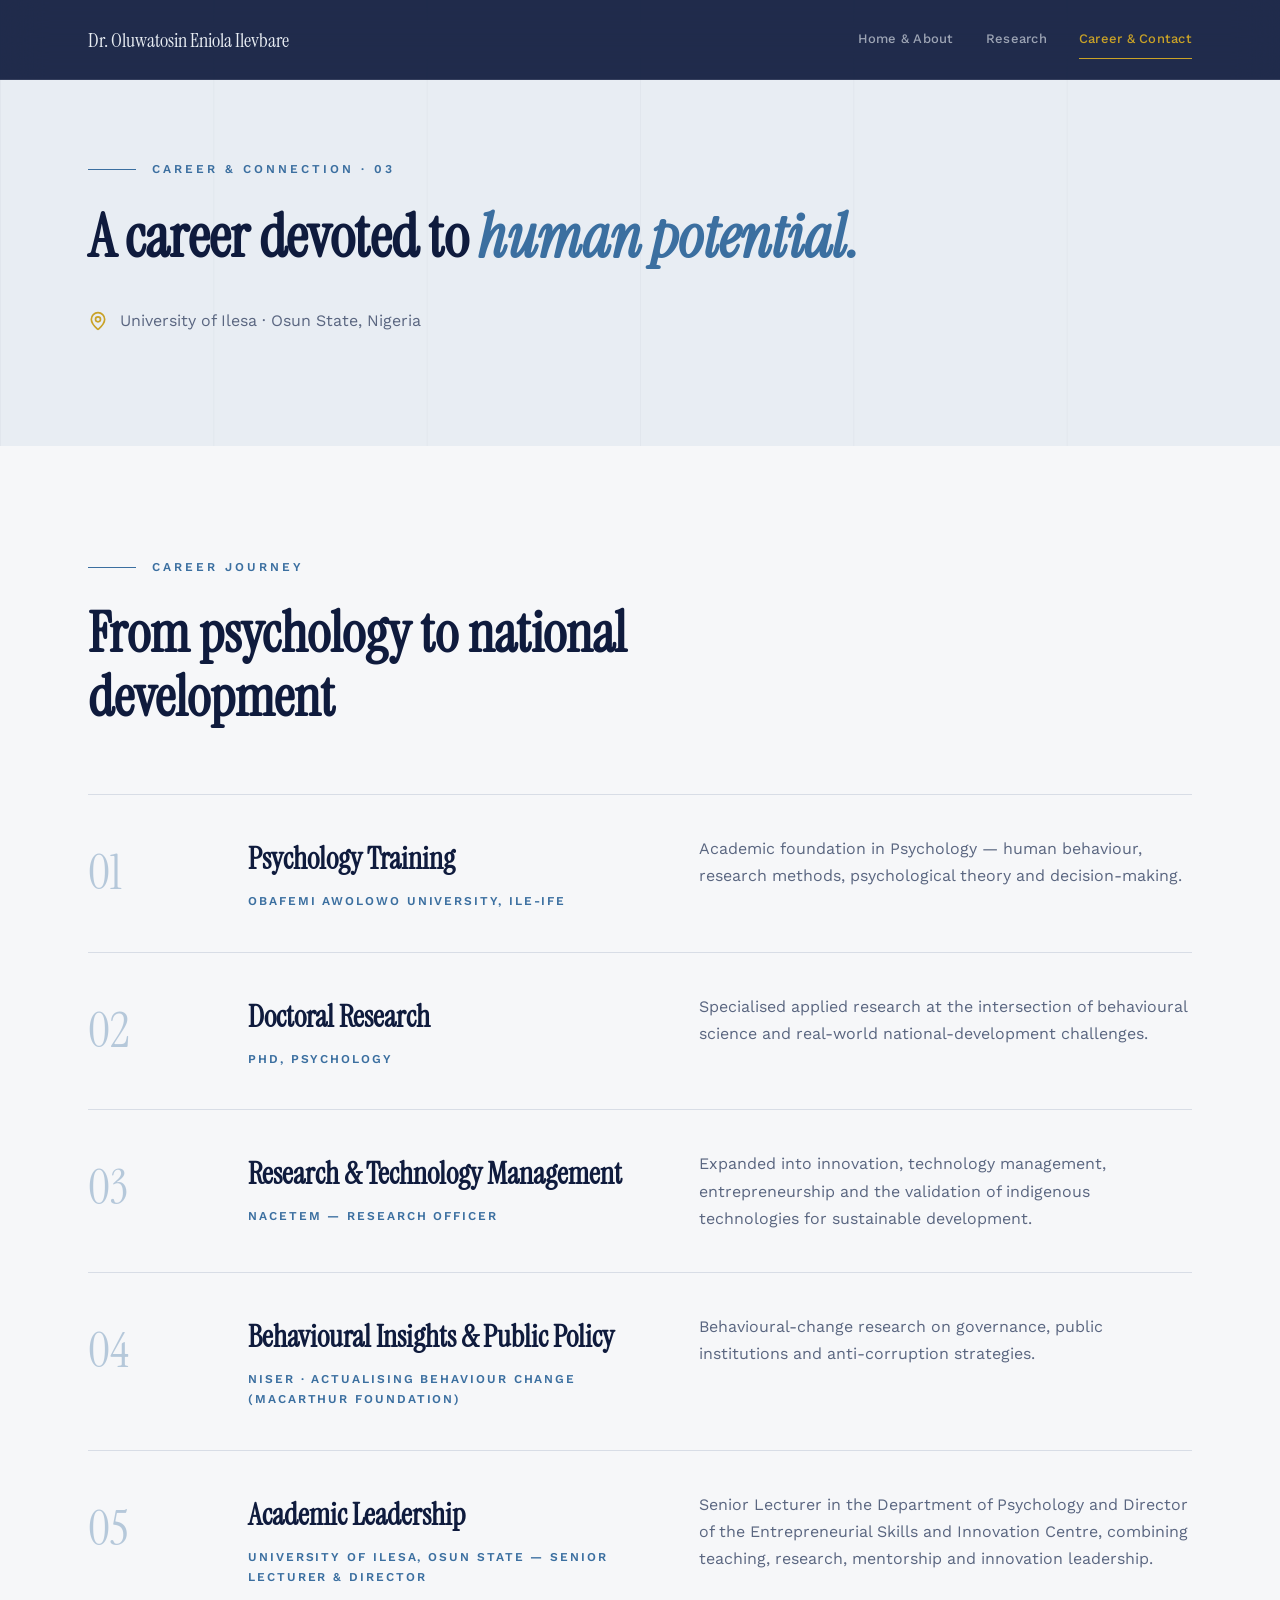
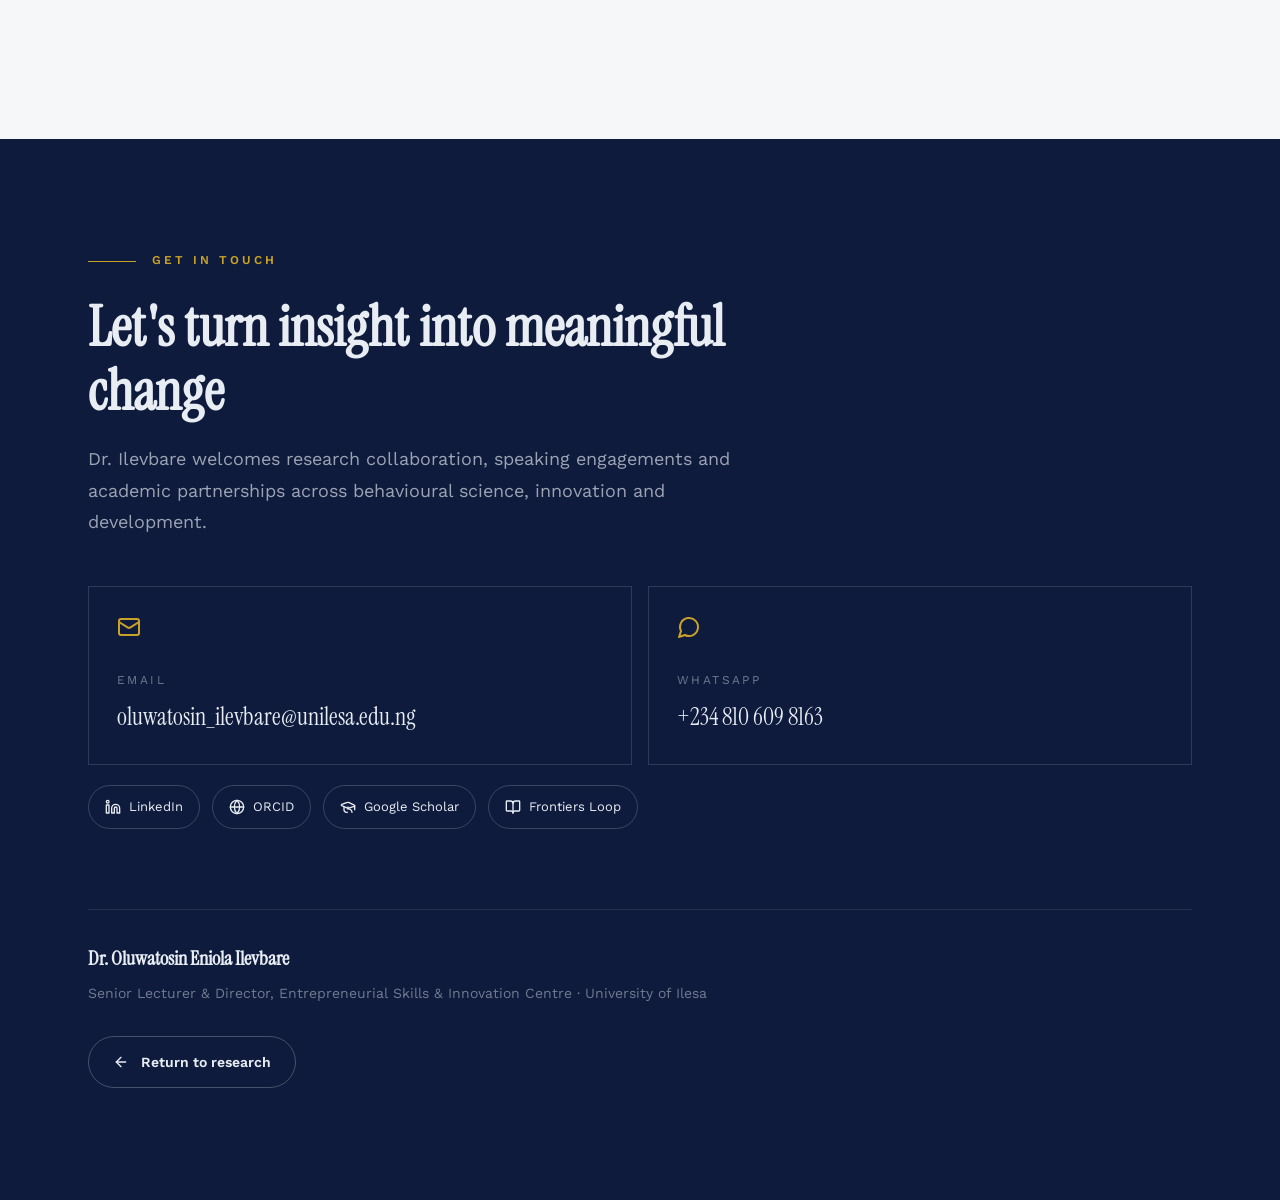
<file: career.html>
<!DOCTYPE html>
<html lang="en">
<head>
  <meta charset="UTF-8" />
  <meta name="viewport" content="width=device-width, initial-scale=1.0" />
  <title>Career & Contact — Dr. Oluwatosin Eniola Ilevbare</title>
  <meta name="description" content="Discover Dr. Oluwatosin Eniola Ilevbare's academic and research career, and connect for research, speaking and academic collaboration." />
  <meta property="og:title" content="Career & Contact — Dr. Oluwatosin Eniola Ilevbare" />
  <meta property="og:description" content="Academic leadership, research experience and contact details for Dr. Oluwatosin Eniola Ilevbare." />
  <meta property="og:type" content="website" />
  <meta name="twitter:card" content="summary_large_image" />
  <link rel="icon" href="/favicon.ico" />
  <link rel="preconnect" href="https://fonts.googleapis.com" />
  <link rel="preconnect" href="https://fonts.gstatic.com" crossorigin />
  <link href="https://fonts.googleapis.com/css2?family=Instrument+Serif:ital@0;1&family=Work+Sans:ital,wght@0,300..700;1,400&display=swap" rel="stylesheet" />
  <link rel="stylesheet" href="styles.css" />
</head>
<body>
  <div class="scroll-progress"><div class="scroll-progress-bar" id="scroll-progress-bar"></div></div>
  <div class="page-curtain" aria-hidden="true"><span>OSI</span></div>

  <header class="site-header">
    <div class="header-inner">
      <a href="index.html" class="logo">Dr. Oluwatosin Eniola Ilevbare</a>
      <nav class="desktop-nav">
        <a href="index.html" class="nav-link">Home & About</a>
        <a href="research.html" class="nav-link">Research</a>
        <a href="career.html" class="nav-link active">Career & Contact</a>
      </nav>
      <button type="button" class="menu-toggle" id="menu-open" aria-label="Open menu">
        <svg xmlns="http://www.w3.org/2000/svg" width="20" height="20" viewBox="0 0 24 24" fill="none" stroke="currentColor" stroke-width="2" stroke-linecap="round" stroke-linejoin="round"><path d="M4 5h16"/><path d="M4 12h16"/><path d="M4 19h16"/></svg>
      </button>
    </div>
  </header>

  <div class="mobile-nav" id="mobile-nav">
    <button type="button" class="mobile-close" id="menu-close" aria-label="Close menu">
      <svg xmlns="http://www.w3.org/2000/svg" width="20" height="20" viewBox="0 0 24 24" fill="none" stroke="currentColor" stroke-width="2" stroke-linecap="round" stroke-linejoin="round"><path d="M18 6 6 18"/><path d="m6 6 12 12"/></svg>
    </button>
    <a href="index.html">Home & About</a>
    <a href="research.html">Research</a>
    <a href="career.html">Career & Contact</a>
  </div>

  <main>
    <!-- Hero -->
    <section class="section section-light" style="padding-top: 10rem; position: relative; overflow: hidden;">
      <div class="editorial-grid-dark" style="position: absolute; inset: 0;"></div>
      <div class="container" style="position: relative;">
        <p class="section-eyebrow reveal-stage" data-reveal style="margin-bottom: 1.5rem;"><span class="line"></span><span>Career & connection · 03</span></p>
        <h1 class="section-title reveal-stage" data-reveal style="transition-delay: 100ms; max-width: 64rem; font-size: 3.75rem;">A career devoted to <em class="text-steel">human potential.</em></h1>
        <div class="reveal-stage" data-reveal style="transition-delay: 200ms; margin-top: 2.25rem; display: flex; align-items: center; gap: 0.75rem; color: var(--muted-foreground);">
          <svg xmlns="http://www.w3.org/2000/svg" width="20" height="20" viewBox="0 0 24 24" fill="none" stroke="currentColor" stroke-width="2" stroke-linecap="round" stroke-linejoin="round" class="text-gold"><path d="M20 10c0 4.993-5.539 10.193-7.399 11.799a1 1 0 0 1-1.202 0C9.539 20.193 4 14.993 4 10a8 8 0 0 1 16 0"/><circle cx="12" cy="10" r="3"/></svg>
          University of Ilesa · Osun State, Nigeria
        </div>
      </div>
    </section>

    <!-- Career Timeline -->
    <section class="section">
      <div class="container">
        <div class="section-intro reveal-stage" data-reveal>
          <div class="section-eyebrow"><span class="line"></span><span>Career journey</span></div>
          <h2 class="section-title">From psychology to national development</h2>
        </div>
        <div class="career-list" id="career-list"></div>
      </div>
    </section>

    <!-- Contact -->
    <section class="section section-dark hero-texture" style="position: relative;">
      <div class="container" style="position: relative;">
        <div class="section-intro reveal-stage" data-reveal>
          <div class="section-eyebrow light"><span class="line"></span><span>Get in touch</span></div>
          <h2 class="section-title light">Let's turn insight into meaningful change</h2>
          <p class="section-copy light">Dr. Ilevbare welcomes research collaboration, speaking engagements and academic partnerships across behavioural science, innovation and development.</p>
        </div>
        <div class="reveal-stage" data-reveal style="transition-delay: 150ms;">
          <div class="contact-grid">
            <a href="mailto:psytosin@yahoo.com" class="contact-panel">
              <div>
                <svg xmlns="http://www.w3.org/2000/svg" width="24" height="24" viewBox="0 0 24 24" fill="none" stroke="currentColor" stroke-width="2" stroke-linecap="round" stroke-linejoin="round" class="icon"><rect width="20" height="16" x="2" y="4" rx="2"/><path d="m22 7-8.97 5.7a1.94 1.94 0 0 1-2.06 0L2 7"/></svg>
                <p class="label">Email</p>
                <p class="value">oluwatosin_ilevbare@unilesa.edu.ng</p>
              </div>
            </a>
            <a href="https://wa.me/2348106098163" target="_blank" rel="noopener noreferrer" class="contact-panel">
              <div>
                <svg xmlns="http://www.w3.org/2000/svg" width="24" height="24" viewBox="0 0 24 24" fill="none" stroke="currentColor" stroke-width="2" stroke-linecap="round" stroke-linejoin="round" class="icon"><path d="M7.9 20A9 9 0 1 0 4 16.1L2 22Z"/></svg>
                <p class="label">WhatsApp</p>
                <p class="value">+234 810 609 8163</p>
              </div>
            </a>
          </div>
          <div class="social-links">
            <a href="https://www.linkedin.com/in/oluwatosin-sanusi-ilevbare-phd-0399266b" target="_blank" rel="noopener noreferrer" class="social-link">
              <svg xmlns="http://www.w3.org/2000/svg" width="16" height="16" viewBox="0 0 24 24" fill="none" stroke="currentColor" stroke-width="2" stroke-linecap="round" stroke-linejoin="round" class="icon"><path d="M16 8a6 6 0 0 1 6 6v7h-4v-7a2 2 0 0 0-2-2 2 2 0 0 0-2 2v7h-4v-7a6 6 0 0 1 6-6z"/><rect width="4" height="12" x="2" y="9"/><circle cx="4" cy="4" r="2"/></svg>
              LinkedIn
            </a>
            <a href="https://orcid.org/0000-0001-6263-6758" target="_blank" rel="noopener noreferrer" class="social-link">
              <svg xmlns="http://www.w3.org/2000/svg" width="16" height="16" viewBox="0 0 24 24" fill="none" stroke="currentColor" stroke-width="2" stroke-linecap="round" stroke-linejoin="round" class="icon"><circle cx="12" cy="12" r="10"/><path d="M12 2a14.5 14.5 0 0 0 0 20 14.5 14.5 0 0 0 0-20"/><path d="M2 12h20"/></svg>
              ORCID
            </a>
            <a href="https://scholar.google.com/citations?hl=en&user=z0G70csAAAAJ" target="_blank" rel="noopener noreferrer" class="social-link">
              <svg xmlns="http://www.w3.org/2000/svg" width="16" height="16" viewBox="0 0 24 24" fill="none" stroke="currentColor" stroke-width="2" stroke-linecap="round" stroke-linejoin="round" class="icon"><path d="M21.42 10.922a1 1 0 0 0-.019-1.838L12.83 5.18a2 2 0 0 0-1.66 0L2.6 8.08a1 1 0 0 0 0 1.832l8.57 3.908a2 2 0 0 0 1.66 0z"/><path d="M22 10v6"/><path d="M6 12.5V16c0 .8.2 1.6.6 2.2 1 1.5 2.8 2.2 4.4 1.7"/><path d="M17.992 19.918A4.999 4.999 0 0 0 12 15v-3"/></svg>
              Google Scholar
            </a>
            <a href="https://loop.frontiersin.org/people/2533698/publications" target="_blank" rel="noopener noreferrer" class="social-link">
              <svg xmlns="http://www.w3.org/2000/svg" width="16" height="16" viewBox="0 0 24 24" fill="none" stroke="currentColor" stroke-width="2" stroke-linecap="round" stroke-linejoin="round" class="icon"><path d="M12 7v14"/><path d="M3 18a1 1 0 0 1-1-1V4a1 1 0 0 1 1-1h5a4 4 0 0 1 4 4 4 4 0 0 1 4-4h5a1 1 0 0 1 1 1v13a1 1 0 0 1-1 1h-6a3 3 0 0 0-3 3 3 3 0 0 0-3-3z"/></svg>
              Frontiers Loop
            </a>
          </div>
          <div class="contact-footer reveal-stage" data-reveal style="transition-delay: 250ms;">
            <h4>Dr. Oluwatosin Eniola Ilevbare</h4>
            <p>Senior Lecturer & Director, Entrepreneurial Skills & Innovation Centre · University of Ilesa</p>
            <a href="research.html" class="btn btn-ghost" style="margin-top: 2rem; padding-left: 1.5rem; padding-right: 1.5rem;"><svg xmlns="http://www.w3.org/2000/svg" width="16" height="16" viewBox="0 0 24 24" fill="none" stroke="currentColor" stroke-width="2" stroke-linecap="round" stroke-linejoin="round"><path d="m12 19-7-7 7-7"/><path d="M19 12H5"/></svg> Return to research</a>
          </div>
        </div>
      </div>
    </section>
  </main>

  <button type="button" class="back-to-top" id="back-to-top" aria-label="Back to top">
    <svg xmlns="http://www.w3.org/2000/svg" width="20" height="20" viewBox="0 0 24 24" fill="none" stroke="currentColor" stroke-width="2" stroke-linecap="round" stroke-linejoin="round"><path d="m18 15-6-6-6 6"/></svg>
  </button>

  <script src="script.js"></script>
</body>
</html>
</file>
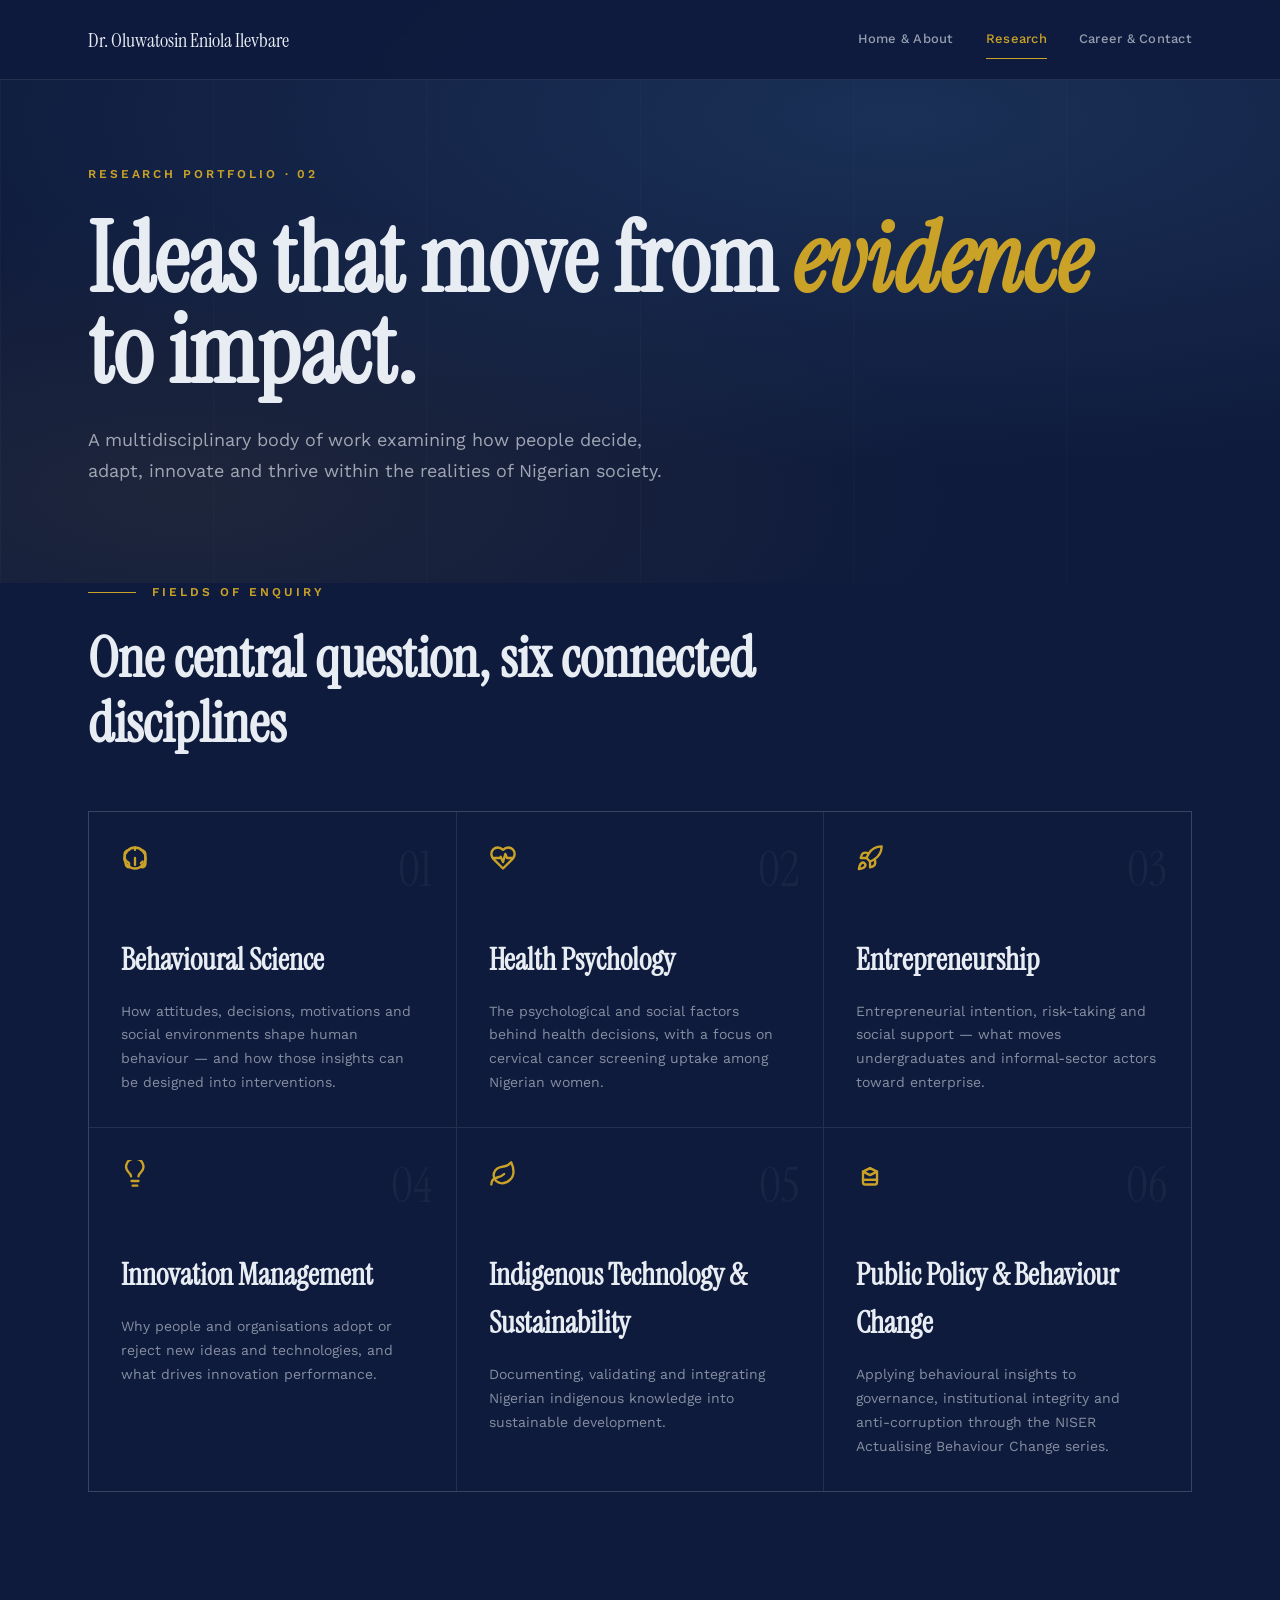
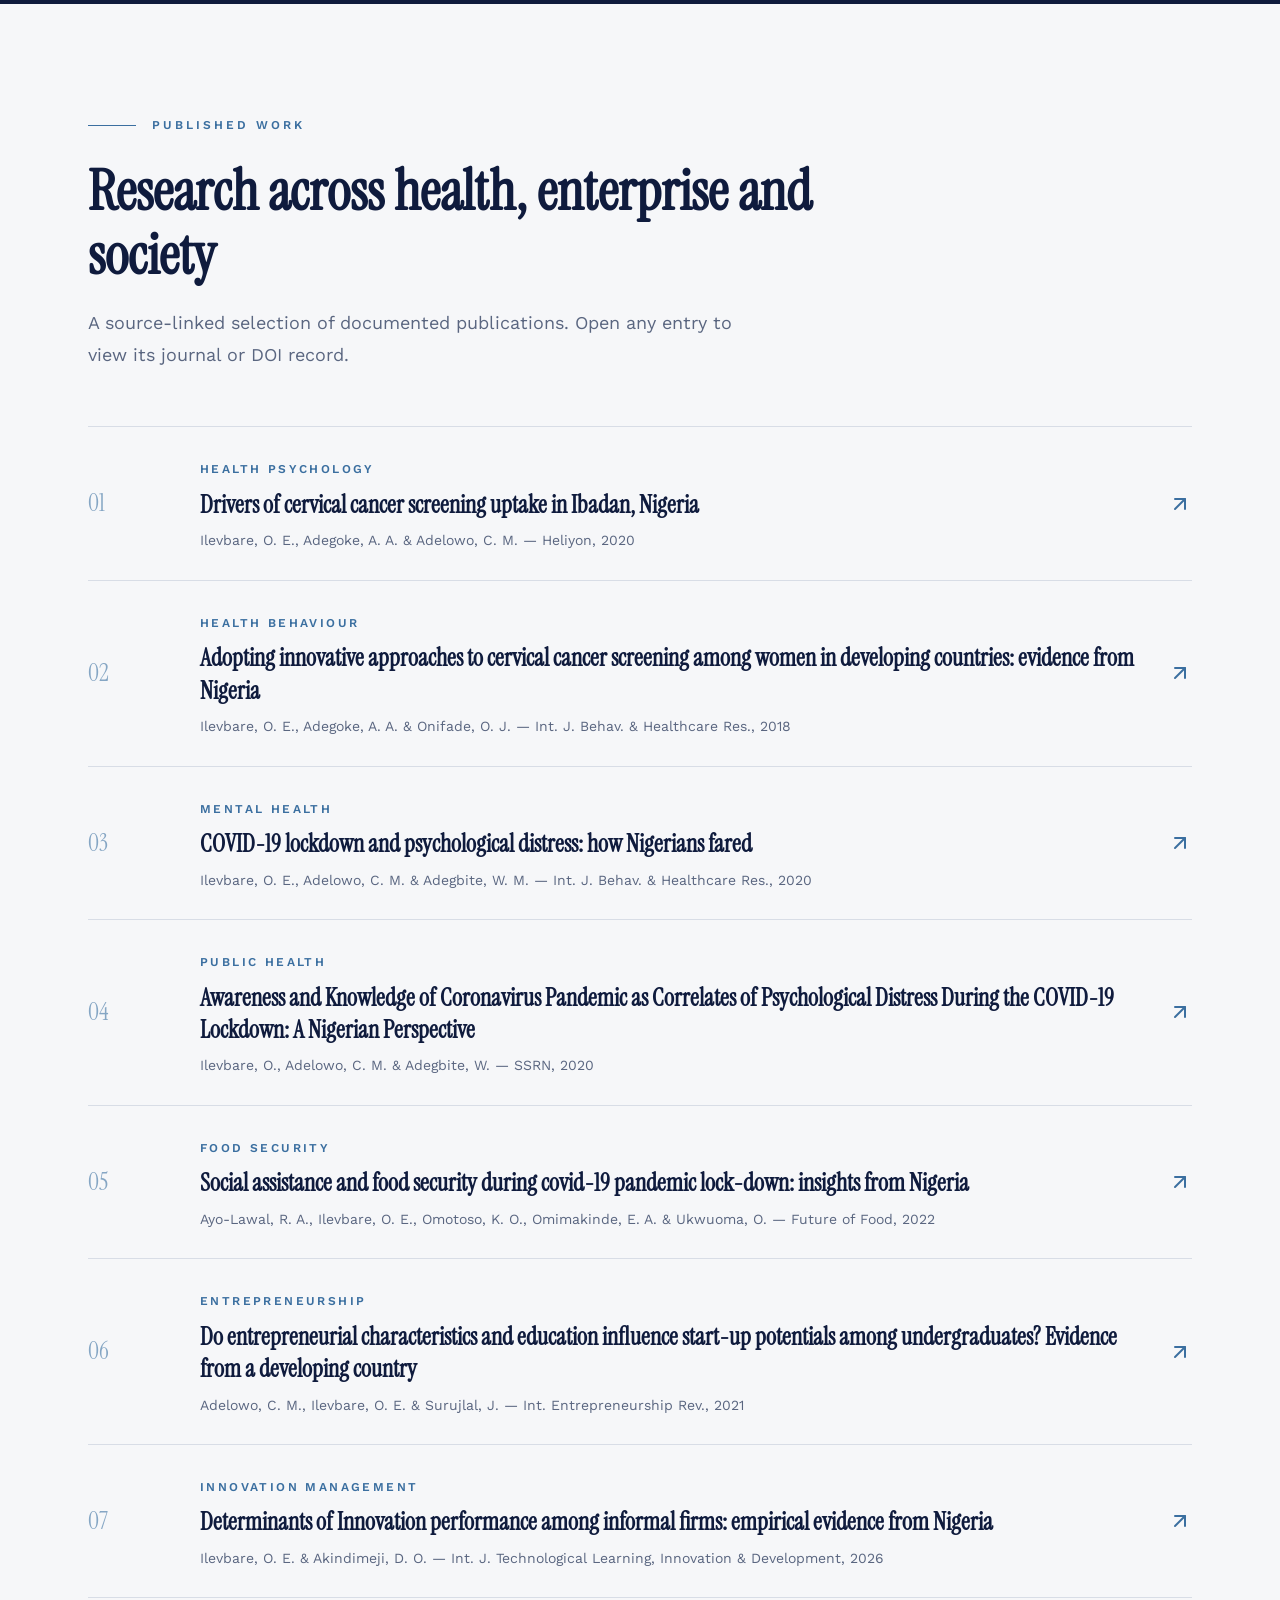
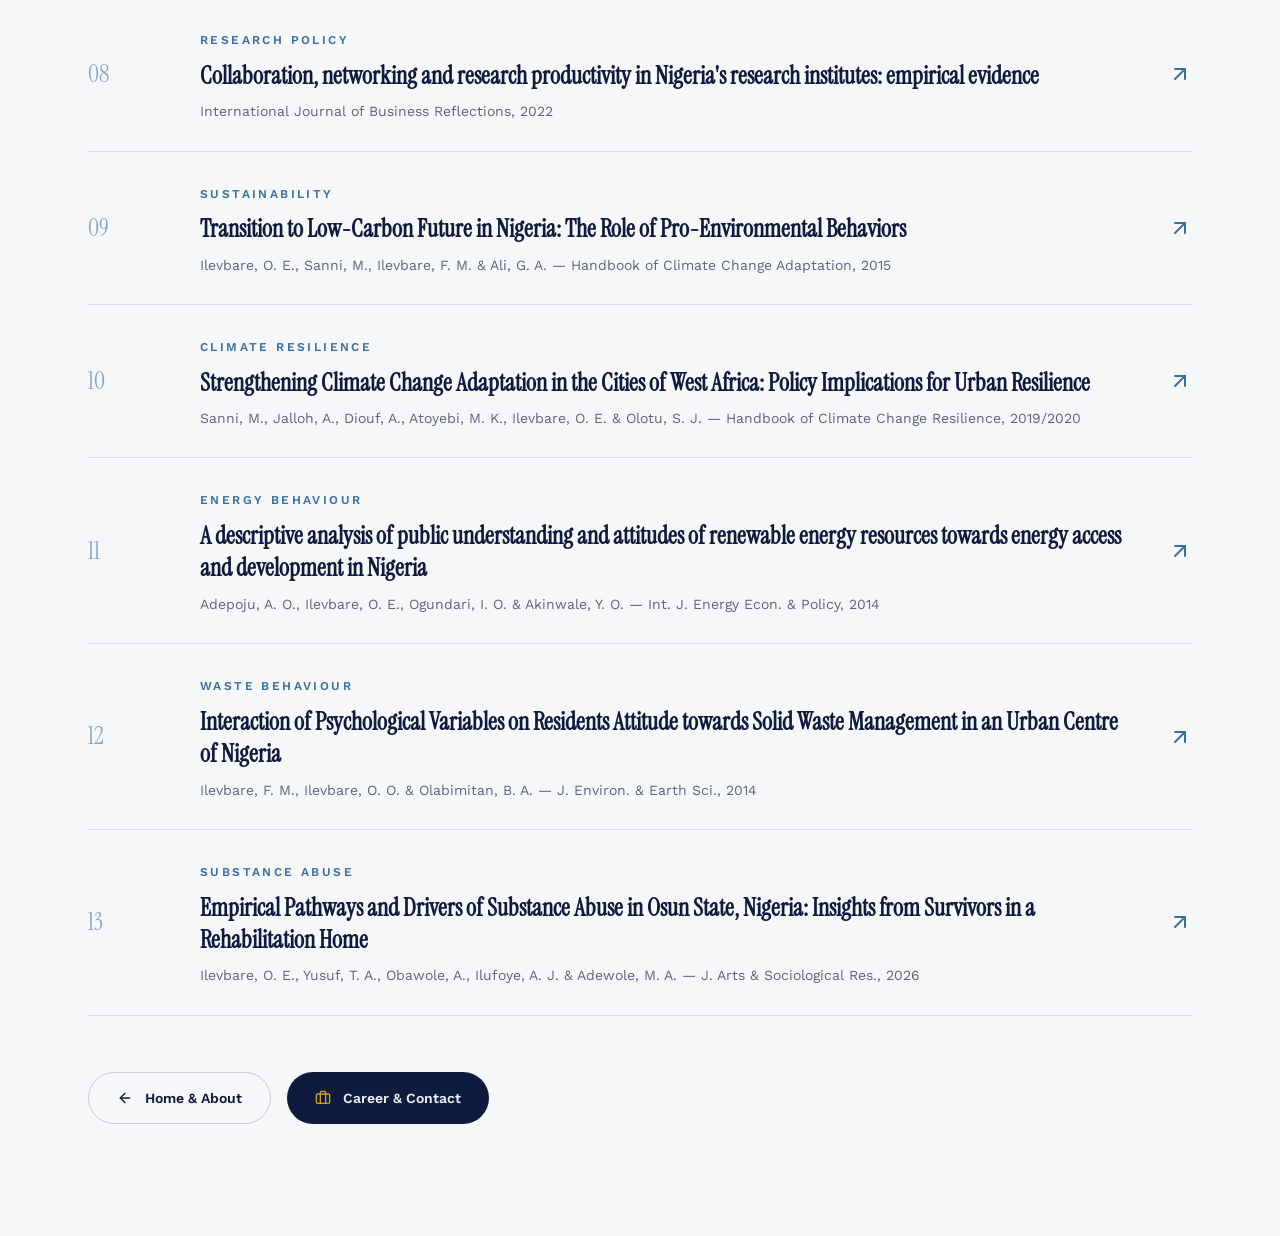
<file: research.html>
<!DOCTYPE html>
<html lang="en">
<head>
  <meta charset="UTF-8" />
  <meta name="viewport" content="width=device-width, initial-scale=1.0" />
  <title>Research & Publications — Dr. Oluwatosin Eniola Ilevbare</title>
  <meta name="description" content="Explore Dr. Oluwatosin Eniola Ilevbare's research in behavioural science, health, entrepreneurship, innovation, public policy and sustainability." />
  <meta property="og:title" content="Research & Publications — Dr. Oluwatosin Eniola Ilevbare" />
  <meta property="og:description" content="Research applying behavioural insight to health, enterprise, innovation, public policy and sustainable development." />
  <meta property="og:type" content="website" />
  <meta name="twitter:card" content="summary_large_image" />
  <link rel="icon" href="/favicon.ico" />
  <link rel="preconnect" href="https://fonts.googleapis.com" />
  <link rel="preconnect" href="https://fonts.gstatic.com" crossorigin />
  <link href="https://fonts.googleapis.com/css2?family=Instrument+Serif:ital@0;1&family=Work+Sans:ital,wght@0,300..700;1,400&display=swap" rel="stylesheet" />
  <link rel="stylesheet" href="styles.css" />
</head>
<body>
  <div class="scroll-progress"><div class="scroll-progress-bar" id="scroll-progress-bar"></div></div>
  <div class="page-curtain" aria-hidden="true"><span>OSI</span></div>

  <header class="site-header">
    <div class="header-inner">
      <a href="index.html" class="logo">Dr. Oluwatosin Eniola Ilevbare</a>
      <nav class="desktop-nav">
        <a href="index.html" class="nav-link">Home & About</a>
        <a href="research.html" class="nav-link active">Research</a>
        <a href="career.html" class="nav-link">Career & Contact</a>
      </nav>
      <button type="button" class="menu-toggle" id="menu-open" aria-label="Open menu">
        <svg xmlns="http://www.w3.org/2000/svg" width="20" height="20" viewBox="0 0 24 24" fill="none" stroke="currentColor" stroke-width="2" stroke-linecap="round" stroke-linejoin="round"><path d="M4 5h16"/><path d="M4 12h16"/><path d="M4 19h16"/></svg>
      </button>
    </div>
  </header>

  <div class="mobile-nav" id="mobile-nav">
    <button type="button" class="mobile-close" id="menu-close" aria-label="Close menu">
      <svg xmlns="http://www.w3.org/2000/svg" width="20" height="20" viewBox="0 0 24 24" fill="none" stroke="currentColor" stroke-width="2" stroke-linecap="round" stroke-linejoin="round"><path d="M18 6 6 18"/><path d="m6 6 12 12"/></svg>
    </button>
    <a href="index.html">Home & About</a>
    <a href="research.html">Research</a>
    <a href="career.html">Career & Contact</a>
  </div>

  <main>
    <!-- Hero -->
    <section class="hero hero-texture" style="min-height: auto; padding: 10rem 0 6rem;">
      <div class="editorial-grid" style="opacity: 0.3;"></div>
      <div class="container" style="position: relative;">
        <p class="hero-kicker reveal-stage" data-reveal>Research portfolio · 02</p>
        <h1 class="hero-title reveal-stage" data-reveal style="transition-delay: 100ms; max-width: 64rem;">Ideas that move from <em class="text-gold">evidence</em> to impact.</h1>
        <p class="hero-lead reveal-stage" data-reveal style="transition-delay: 200ms;">A multidisciplinary body of work examining how people decide, adapt, innovate and thrive within the realities of Nigerian society.</p>
      </div>
    </section>

    <!-- Research Themes -->
    <section class="section section-dark" style="padding-top: 0;">
      <div class="container">
        <div class="section-intro reveal-stage" data-reveal>
          <div class="section-eyebrow light"><span class="line"></span><span>Fields of enquiry</span></div>
          <h2 class="section-title light">One central question, six connected disciplines</h2>
        </div>
        <div class="themes-grid" id="themes-grid"></div>
      </div>
    </section>

    <!-- Publications -->
    <section class="section">
      <div class="container">
        <div class="section-intro reveal-stage" data-reveal>
          <div class="section-eyebrow"><span class="line"></span><span>Published work</span></div>
          <h2 class="section-title">Research across health, enterprise and society</h2>
          <p class="section-copy">A source-linked selection of documented publications. Open any entry to view its journal or DOI record.</p>
        </div>
        <div class="publications-list" id="publications-list"></div>
        <div class="page-actions reveal-stage" data-reveal>
          <a href="index.html" class="btn btn-outline"><svg xmlns="http://www.w3.org/2000/svg" width="16" height="16" viewBox="0 0 24 24" fill="none" stroke="currentColor" stroke-width="2" stroke-linecap="round" stroke-linejoin="round"><path d="m12 19-7-7 7-7"/><path d="M19 12H5"/></svg> Home & About</a>
          <a href="career.html" class="btn btn-dark"><svg xmlns="http://www.w3.org/2000/svg" width="16" height="16" viewBox="0 0 24 24" fill="none" stroke="currentColor" stroke-width="2" stroke-linecap="round" stroke-linejoin="round" class="text-gold"><path d="M16 20V4a2 2 0 0 0-2-2h-4a2 2 0 0 0-2 2v16"/><rect width="20" height="14" x="2" y="6" rx="2"/></svg> Career & Contact</a>
        </div>
      </div>
    </section>
  </main>

  <button type="button" class="back-to-top" id="back-to-top" aria-label="Back to top">
    <svg xmlns="http://www.w3.org/2000/svg" width="20" height="20" viewBox="0 0 24 24" fill="none" stroke="currentColor" stroke-width="2" stroke-linecap="round" stroke-linejoin="round"><path d="m18 15-6-6-6 6"/></svg>
  </button>

  <script src="script.js"></script>
</body>
</html>
</file>
<file: styles.css>
/* ===== Navy Trust Design System ===== */
:root {
  --navy-deep: #0f1b3d;
  --navy: #1e3a5f;
  --steel: #3b6fa0;
  --mist: #e8edf3;
  --gold: #c9a227;
  --background: #f6f7f9;
  --foreground: #0f1b3d;
  --border: #d8dde6;
  --muted: #e8edf3;
  --muted-foreground: #5a6680;
  --radius: 0.5rem;
  --font-serif: "Instrument Serif", Georgia, serif;
  --font-sans: "Work Sans", ui-sans-serif, system-ui, sans-serif;
}

* {
  box-sizing: border-box;
  margin: 0;
  padding: 0;
}

html {
  scroll-behavior: smooth;
}

body {
  font-family: var(--font-sans);
  background: var(--background);
  color: var(--foreground);
  line-height: 1.6;
  -webkit-font-smoothing: antialiased;
  overflow-x: hidden;
}

a {
  color: inherit;
  text-decoration: none;
}

img {
  max-width: 100%;
  display: block;
}

/* ===== Typography ===== */
.font-serif {
  font-family: var(--font-serif);
}

.text-balance {
  text-wrap: balance;
}

/* ===== Layout ===== */
.container {
  width: 100%;
  max-width: 72rem;
  margin: 0 auto;
  padding: 0 1.5rem;
}

/* ===== Header ===== */
.site-header {
  position: fixed;
  top: 0;
  left: 0;
  right: 0;
  z-index: 50;
  height: 5rem;
  background: rgba(15, 27, 61, 0.92);
  backdrop-filter: blur(20px);
  border-bottom: 1px solid rgba(232, 237, 243, 0.1);
}

.header-inner {
  max-width: 72rem;
  margin: 0 auto;
  padding: 0 1.5rem;
  height: 100%;
  display: flex;
  align-items: center;
  justify-content: space-between;
}

.logo {
  font-family: var(--font-serif);
  font-size: 1.25rem;
  color: var(--mist);
  transition: color 0.25s ease;
}

.logo:hover {
  color: var(--gold);
}

.desktop-nav {
  display: none;
  align-items: center;
  gap: 2rem;
}

.nav-link {
  position: relative;
  color: rgba(232, 237, 243, 0.62);
  font-size: 0.8125rem;
  font-weight: 500;
  letter-spacing: 0.02em;
  transition: color 0.25s ease;
}

.nav-link::after {
  content: "";
  position: absolute;
  right: 0;
  bottom: -0.6rem;
  left: 0;
  height: 1px;
  background: var(--gold);
  transform: scaleX(0);
  transition: transform 0.3s ease;
}

.nav-link:hover,
.nav-link.active {
  color: var(--gold);
}

.nav-link.active::after,
.nav-link:hover::after {
  transform: scaleX(1);
}

.menu-toggle {
  width: 2.5rem;
  height: 2.5rem;
  display: flex;
  align-items: center;
  justify-content: center;
  border: 1px solid rgba(232, 237, 243, 0.15);
  border-radius: 9999px;
  background: transparent;
  color: var(--mist);
  cursor: pointer;
}

.mobile-nav {
  position: fixed;
  inset: 0;
  z-index: 70;
  background: var(--navy-deep);
  display: flex;
  flex-direction: column;
  align-items: center;
  justify-content: center;
  gap: 2rem;
  opacity: 0;
  pointer-events: none;
  transition: opacity 0.5s ease;
}

.mobile-nav.open {
  opacity: 1;
  pointer-events: auto;
}

.mobile-nav a {
  font-family: var(--font-serif);
  font-size: 1.875rem;
  color: var(--mist);
  opacity: 0;
  transform: translateY(1.25rem);
  transition: all 0.5s ease;
}

.mobile-nav.open a {
  opacity: 1;
  transform: translateY(0);
}

.mobile-nav a:hover {
  color: var(--gold);
}

.mobile-close {
  position: absolute;
  top: 1.25rem;
  right: 1.5rem;
  width: 2.5rem;
  height: 2.5rem;
  display: flex;
  align-items: center;
  justify-content: center;
  border: 1px solid rgba(232, 237, 243, 0.15);
  border-radius: 9999px;
  background: transparent;
  color: var(--mist);
  cursor: pointer;
}

/* ===== Scroll Progress ===== */
.scroll-progress {
  position: fixed;
  top: 0;
  left: 0;
  right: 0;
  z-index: 80;
  height: 2px;
  background: transparent;
}

.scroll-progress-bar {
  height: 100%;
  background: var(--gold);
  width: 0%;
  transition: width 0.15s ease;
}

/* ===== Page Curtain ===== */
.page-curtain {
  position: fixed;
  inset: 0;
  z-index: 100;
  display: grid;
  place-items: center;
  pointer-events: none;
  background: var(--navy-deep);
  animation: curtain-sweep 1.05s cubic-bezier(0.76, 0, 0.24, 1) forwards;
}

.page-curtain span {
  color: var(--gold);
  font-family: var(--font-serif);
  font-size: 2rem;
  letter-spacing: 0.18em;
  animation: curtain-mark 0.9s ease both;
}

@keyframes curtain-sweep {
  0% { transform: translateY(0); }
  62% { transform: translateY(0); }
  100% { transform: translateY(-105%); }
}

@keyframes curtain-mark {
  0%, 45% { opacity: 0; transform: scale(0.82); }
  65% { opacity: 1; transform: scale(1); }
  100% { opacity: 0; transform: scale(1.08); }
}

/* ===== Hero ===== */
.hero {
  position: relative;
  min-height: min(92vh, 900px);
  overflow: hidden;
  background: var(--navy-deep);
  padding: 8rem 0 5rem;
}

.hero-texture {
  background-image:
    radial-gradient(ellipse 80% 60% at 70% 20%, rgba(59, 111, 160, 0.25), transparent),
    radial-gradient(ellipse 60% 50% at 15% 85%, rgba(201, 162, 39, 0.08), transparent);
}

.editorial-grid {
  position: absolute;
  inset: 0;
  background-image: linear-gradient(to right, rgba(232, 237, 243, 0.08) 1px, transparent 1px);
  background-size: calc(100% / 6) 100%;
  opacity: 0.2;
  pointer-events: none;
}

.editorial-grid-dark {
  background-image: linear-gradient(to right, rgba(15, 27, 61, 0.08) 1px, transparent 1px);
  background-size: calc(100% / 6) 100%;
  opacity: 0.4;
  pointer-events: none;
}

.hero-inner {
  position: relative;
  display: grid;
  align-items: center;
  gap: 3.5rem;
}

.hero-kicker {
  display: inline-flex;
  align-items: center;
  gap: 0.5rem;
  font-size: 0.75rem;
  font-weight: 600;
  text-transform: uppercase;
  letter-spacing: 0.24em;
  color: var(--gold);
}

.hero-title {
  font-family: var(--font-serif);
  font-size: 3.75rem;
  line-height: 0.95;
  color: var(--mist);
  margin-top: 1.75rem;
}

.hero-lead {
  margin-top: 1.75rem;
  max-width: 36rem;
  font-size: 1.125rem;
  line-height: 1.75;
  color: rgba(232, 237, 243, 0.65);
}

.hero-actions {
  margin-top: 2.25rem;
  display: flex;
  flex-wrap: wrap;
  gap: 1rem;
}

.hero-meta {
  margin-top: 2.5rem;
  display: flex;
  flex-wrap: wrap;
  gap: 1.75rem 1.75rem;
  font-size: 0.875rem;
  color: rgba(232, 237, 243, 0.5);
}

.hero-meta span {
  display: inline-flex;
  align-items: center;
  gap: 0.5rem;
}

/* ===== Buttons ===== */
.btn {
  display: inline-flex;
  align-items: center;
  gap: 0.75rem;
  border-radius: 9999px;
  padding: 0.875rem 1.75rem;
  font-size: 0.875rem;
  font-weight: 600;
  transition: all 0.3s ease;
  cursor: pointer;
  border: none;
}

.btn-primary {
  background: var(--gold);
  color: var(--navy-deep);
}

.btn-primary:hover {
  transform: translateY(-3px);
}

.btn-ghost {
  border: 1px solid rgba(232, 237, 243, 0.25);
  color: var(--mist);
  background: transparent;
}

.btn-ghost:hover {
  border-color: var(--gold);
  color: var(--gold);
}

.btn-outline {
  border: 1px solid rgba(15, 27, 61, 0.2);
  color: var(--navy-deep);
  background: transparent;
}

.btn-outline:hover {
  border-color: var(--gold);
}

.btn-dark {
  background: var(--navy-deep);
  color: var(--mist);
}

.btn-dark:hover {
  transform: translateY(-3px);
}

/* ===== Portrait ===== */
.portrait-wrap {
  position: relative;
  margin: 0 auto;
  width: 100%;
  max-width: 28rem;
}

.portrait-frame {
  position: absolute;
  inset: -1.25rem;
  border: 1px solid rgba(201, 162, 39, 0.25);
  animation: frame-breathe 5s ease-in-out infinite;
}

.portrait-reveal {
  position: relative;
  overflow: hidden;
  animation: portrait-unveil 1.25s cubic-bezier(0.22, 1, 0.36, 1) both;
}

.portrait-reveal img {
  aspect-ratio: 4 / 5;
  width: 100%;
  object-fit: cover;
  transition: transform 1s ease;
}

.portrait-reveal:hover img {
  transform: scale(1.05);
}

.portrait-caption {
  position: absolute;
  inset: 0;
  top: auto;
  padding: 1.75rem;
  padding-top: 6rem;
  background: linear-gradient(to top, rgba(15, 27, 61, 0.95), transparent);
  color: var(--mist);
}

.portrait-caption p {
  font-family: var(--font-serif);
  font-size: 1.5rem;
}

.portrait-caption span {
  display: block;
  margin-top: 0.25rem;
  font-size: 0.875rem;
  color: rgba(232, 237, 243, 0.6);
}

@keyframes frame-breathe {
  0%, 100% { transform: translate(0, 0); }
  50% { transform: translate(7px, -7px); }
}

@keyframes portrait-unveil {
  from { clip-path: inset(0 0 100% 0); transform: scale(0.96); }
  to { clip-path: inset(0 0 0 0); transform: scale(1); }
}

/* ===== Highlights ===== */
.highlights {
  border-bottom: 1px solid var(--border);
  padding: 3rem 0;
}

.highlights-grid {
  display: grid;
  gap: 1px;
  overflow: hidden;
  border: 1px solid var(--border);
  background: var(--border);
}

.highlight-card {
  min-height: 10rem;
  background: var(--background);
  padding: 1.5rem;
  transition: transform 0.3s ease;
}

.highlight-card:hover {
  transform: translateY(-4px);
}

.highlight-card .icon {
  width: 1.25rem;
  height: 1.25rem;
  color: var(--gold);
  transition: transform 0.3s ease;
}

.highlight-card:hover .icon {
  transform: scale(1.25);
}

.highlight-card h3 {
  font-family: var(--font-serif);
  font-size: 1.25rem;
  color: var(--navy-deep);
  margin-top: 2rem;
}

.highlight-card p {
  font-size: 0.75rem;
  line-height: 1.6;
  color: var(--muted-foreground);
  margin-top: 0.25rem;
}

/* ===== Sections ===== */
.section {
  padding: 7rem 0;
}

.section-light {
  background: var(--mist);
}

.section-dark {
  background: var(--navy-deep);
}

.section-intro {
  max-width: 48rem;
}

.section-eyebrow {
  display: flex;
  align-items: center;
  gap: 1rem;
  margin-bottom: 1.5rem;
}

.section-eyebrow .line {
  width: 3rem;
  height: 1px;
  background: var(--steel);
  transform-origin: left;
  animation: line-load 1s cubic-bezier(0.22, 1, 0.36, 1) both;
}

.section-eyebrow.light .line {
  background: var(--gold);
}

.section-eyebrow span {
  font-size: 0.75rem;
  font-weight: 600;
  text-transform: uppercase;
  letter-spacing: 0.25em;
  color: var(--steel);
}

.section-eyebrow.light span {
  color: var(--gold);
}

.section-title {
  font-family: var(--font-serif);
  font-size: 2.5rem;
  line-height: 1.15;
  color: var(--navy-deep);
}

.section-title.light {
  color: var(--mist);
}

.section-copy {
  margin-top: 1.25rem;
  max-width: 42rem;
  font-size: 1.125rem;
  line-height: 1.75;
  color: var(--muted-foreground);
}

.section-copy.light {
  color: rgba(232, 237, 243, 0.65);
}

/* ===== About ===== */
.about-grid {
  display: grid;
  gap: 3rem;
  margin-top: 3.5rem;
}

.about-quote {
  font-family: var(--font-serif);
  font-size: 1.875rem;
  line-height: 1.35;
  color: var(--steel);
}

.about-body {
  display: flex;
  flex-direction: column;
  gap: 1.5rem;
  font-size: 1.125rem;
  line-height: 1.75;
  color: var(--muted-foreground);
}

.education-grid {
  display: grid;
  gap: 1rem;
  margin-top: 4rem;
}

.education-card {
  position: relative;
  height: 100%;
  border: 1px solid var(--border);
  padding: 1.75rem;
  transition: all 0.3s ease;
}

.education-card::after {
  content: "";
  position: absolute;
  inset: 0;
  pointer-events: none;
  border: 1px solid transparent;
  transition: border-color 0.3s ease, transform 0.3s ease;
}

.education-card:hover::after {
  border-color: var(--gold);
  transform: translate(5px, -5px);
}

.education-card .icon {
  width: 1.25rem;
  height: 1.25rem;
  color: var(--gold);
}

.education-card h3 {
  font-family: var(--font-serif);
  font-size: 1.5rem;
  color: var(--navy-deep);
  margin-top: 2rem;
}

.education-card p {
  font-size: 0.875rem;
  color: var(--muted-foreground);
  margin-top: 0.5rem;
}

/* ===== Research Themes ===== */
.themes-grid {
  display: grid;
  gap: 1px;
  overflow: hidden;
  border: 1px solid rgba(232, 237, 243, 0.1);
  background: rgba(232, 237, 243, 0.1);
  margin-top: 3.5rem;
}

.research-tile {
  position: relative;
  min-height: 18rem;
  background: var(--navy-deep);
  padding: 2rem;
  transition: all 0.3s ease;
}

.research-tile::after {
  content: "";
  position: absolute;
  inset: 0;
  pointer-events: none;
  border: 1px solid transparent;
  transition: border-color 0.3s ease, transform 0.3s ease;
}

.research-tile:hover::after {
  border-color: var(--gold);
  transform: translate(5px, -5px);
}

.research-tile .number {
  position: absolute;
  right: 1.5rem;
  top: 1.25rem;
  font-family: var(--font-serif);
  font-size: 3rem;
  color: rgba(232, 237, 243, 0.05);
}

.research-tile .icon {
  width: 1.75rem;
  height: 1.75rem;
  color: var(--gold);
  transition: transform 0.5s ease;
}

.research-tile:hover .icon {
  transform: rotate(6deg) scale(1.1);
}

.research-tile h3 {
  font-family: var(--font-serif);
  font-size: 1.875rem;
  color: var(--mist);
  margin-top: 3.5rem;
}

.research-tile p {
  font-size: 0.875rem;
  line-height: 1.7;
  color: rgba(232, 237, 243, 0.55);
  margin-top: 1rem;
}

/* ===== Publications ===== */
.publications-list {
  margin-top: 3.5rem;
  border-top: 1px solid var(--border);
}

.publication-row {
  display: grid;
  gap: 1rem;
  border-bottom: 1px solid var(--border);
  padding: 1.75rem 0;
  transition: padding 0.3s ease, background-color 0.3s ease;
}

.publication-row:hover {
  padding-left: 1rem;
  padding-right: 1rem;
  background: rgba(232, 237, 243, 0.42);
}

.publication-row .number {
  font-family: var(--font-serif);
  font-size: 1.5rem;
  color: rgba(59, 111, 160, 0.6);
}

.publication-row .tag {
  font-size: 0.75rem;
  font-weight: 600;
  text-transform: uppercase;
  letter-spacing: 0.2em;
  color: var(--steel);
}

.publication-row h3 {
  font-family: var(--font-serif);
  font-size: 1.5rem;
  line-height: 1.35;
  color: var(--navy-deep);
  margin-top: 0.5rem;
  transition: color 0.3s ease;
}

.publication-row:hover h3 {
  color: var(--steel);
}

.publication-row .themes {
  font-size: 0.875rem;
  color: var(--muted-foreground);
  margin-top: 0.5rem;
}

.publication-row .arrow {
  width: 1.5rem;
  height: 1.5rem;
  color: var(--steel);
  transition: transform 0.3s ease;
}

.publication-row:hover .arrow {
  transform: translate(4px, -4px);
}

/* ===== Career ===== */
.career-list {
  margin-top: 4rem;
}

.career-row {
  display: grid;
  gap: 1.25rem;
  border-top: 1px solid var(--border);
  padding: 2.5rem 0;
  transition: transform 0.35s ease;
}

.career-row:hover {
  transform: translateX(8px);
}

.career-row .stage {
  font-family: var(--font-serif);
  font-size: 3rem;
  color: rgba(59, 111, 160, 0.35);
  transition: color 0.3s ease;
}

.career-row:hover .stage {
  color: var(--gold);
}

.career-row h3 {
  font-family: var(--font-serif);
  font-size: 1.875rem;
  color: var(--navy-deep);
}

.career-row .org {
  font-size: 0.75rem;
  font-weight: 600;
  text-transform: uppercase;
  letter-spacing: 0.16em;
  color: var(--steel);
  margin-top: 0.5rem;
}

.career-row p {
  color: var(--muted-foreground);
  line-height: 1.7;
}

/* ===== Contact ===== */
.contact-grid {
  display: grid;
  gap: 1rem;
  margin-top: 3rem;
}

.contact-panel {
  position: relative;
  display: flex;
  min-height: 10rem;
  align-items: flex-end;
  justify-content: space-between;
  border: 1px solid rgba(232, 237, 243, 0.15);
  padding: 1.75rem;
  color: var(--mist);
  transition: border-color 0.3s ease;
}

.contact-panel::after {
  content: "";
  position: absolute;
  inset: 0;
  pointer-events: none;
  border: 1px solid transparent;
  transition: border-color 0.3s ease, transform 0.3s ease;
}

.contact-panel:hover::after {
  border-color: var(--gold);
  transform: translate(5px, -5px);
}

.contact-panel .icon {
  width: 1.5rem;
  height: 1.5rem;
  color: var(--gold);
  margin-bottom: 1.5rem;
}

.contact-panel .label {
  font-size: 0.75rem;
  text-transform: uppercase;
  letter-spacing: 0.2em;
  color: rgba(232, 237, 243, 0.45);
}

.contact-panel .value {
  font-family: var(--font-serif);
  font-size: 1.5rem;
  margin-top: 0.5rem;
}

.social-links {
  display: flex;
  flex-wrap: wrap;
  gap: 0.75rem;
  margin-top: 1.25rem;
}

.social-link {
  display: inline-flex;
  align-items: center;
  gap: 0.5rem;
  border: 1px solid rgba(232, 237, 243, 0.2);
  border-radius: 9999px;
  padding: 0.65rem 1rem;
  color: var(--mist);
  font-size: 0.8125rem;
  transition: all 0.25s ease;
}

.social-link:hover {
  color: var(--gold);
  border-color: var(--gold);
  transform: translateY(-2px);
}

.social-link .icon {
  width: 1rem;
  height: 1rem;
}

.contact-footer {
  margin-top: 5rem;
  border-top: 1px solid rgba(232, 237, 243, 0.1);
  padding-top: 2rem;
}

.contact-footer h4 {
  font-family: var(--font-serif);
  font-size: 1.25rem;
  color: var(--mist);
}

.contact-footer p {
  margin-top: 0.5rem;
  max-width: 42rem;
  font-size: 0.875rem;
  color: rgba(232, 237, 243, 0.45);
}

/* ===== Back to Top ===== */
.back-to-top {
  position: fixed;
  bottom: 1.5rem;
  right: 1.5rem;
  z-index: 40;
  width: 2.75rem;
  height: 2.75rem;
  display: flex;
  align-items: center;
  justify-content: center;
  border: 1px solid rgba(201, 162, 39, 0.4);
  border-radius: 9999px;
  background: var(--navy-deep);
  color: var(--gold);
  cursor: pointer;
  opacity: 0;
  transform: translateY(0.75rem);
  pointer-events: none;
  transition: all 0.3s ease;
}

.back-to-top.visible {
  opacity: 1;
  transform: translateY(0);
  pointer-events: auto;
}

.back-to-top:hover {
  transform: translateY(-4px);
}

/* ===== Reveal Animations ===== */
.reveal-stage {
  opacity: 0;
  transform: translateY(34px);
  filter: blur(4px);
  transition: opacity 0.85s ease, transform 0.85s cubic-bezier(0.22, 1, 0.36, 1), filter 0.85s ease;
}

.reveal-stage.is-visible {
  opacity: 1;
  transform: translateY(0);
  filter: blur(0);
}

/* ===== Utility ===== */
.text-gold { color: var(--gold); }
.text-steel { color: var(--steel); }
.text-mist { color: var(--mist); }
.text-navy { color: var(--navy-deep); }
.bg-navy { background: var(--navy-deep); }
.bg-mist { background: var(--mist); }

.page-actions {
  display: flex;
  flex-wrap: wrap;
  gap: 1rem;
  margin-top: 3.5rem;
}

/* ===== Animations ===== */
@keyframes line-load {
  from { transform: scaleX(0); }
  to { transform: scaleX(1); }
}

@keyframes page-enter {
  from { opacity: 0; transform: translateY(18px); }
  to { opacity: 1; transform: translateY(0); }
}

main {
  animation: page-enter 0.8s cubic-bezier(0.22, 1, 0.36, 1) both;
}

/* ===== Responsive ===== */
@media (min-width: 640px) {
  .highlights-grid {
    grid-template-columns: repeat(2, 1fr);
  }

  .education-grid {
    grid-template-columns: repeat(3, 1fr);
  }

  .themes-grid {
    grid-template-columns: repeat(2, 1fr);
  }

  .publication-row {
    grid-template-columns: 5rem 1fr auto;
    align-items: center;
    gap: 2rem;
  }

  .career-row {
    grid-template-columns: 7.5rem 1fr 1.2fr;
    gap: 2.5rem;
  }

  .contact-grid {
    grid-template-columns: repeat(2, 1fr);
  }
}

@media (min-width: 768px) {
  .desktop-nav {
    display: flex;
  }

  .menu-toggle {
    display: none;
  }

  .hero-title {
    font-size: 5rem;
  }

  .section-title {
    font-size: 3.5rem;
  }

  .about-grid {
    grid-template-columns: 0.75fr 1.25fr;
  }
}

@media (min-width: 1024px) {
  .hero-inner {
    grid-template-columns: 1.1fr 0.9fr;
  }

  .hero-title {
    font-size: 6rem;
  }

  .highlights-grid {
    grid-template-columns: repeat(4, 1fr);
  }

  .themes-grid {
    grid-template-columns: repeat(3, 1fr);
  }
}

@media (prefers-reduced-motion: reduce) {
  *, *::before, *::after {
    scroll-behavior: auto !important;
    animation-duration: 0.01ms !important;
    animation-iteration-count: 1 !important;
    transition-duration: 0.01ms !important;
  }
  .reveal-stage {
    opacity: 1;
    transform: none;
    filter: none;
  }
}
</file>
